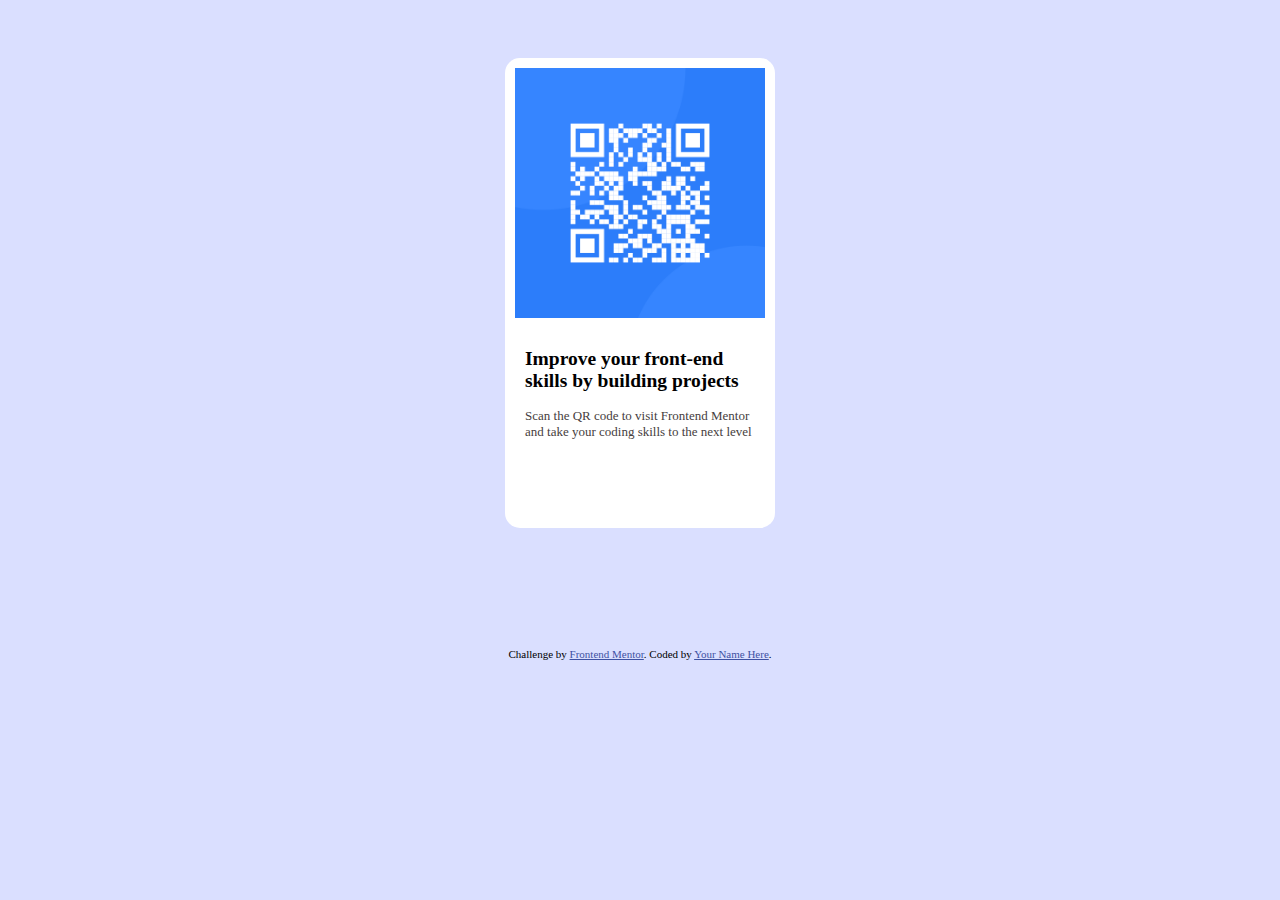
<file: qr-code-component-main/index.html>
<!DOCTYPE html>
<html lang="en">
<head>
  <meta charset="UTF-8">
  <meta name="viewport" content="width=device-width, initial-scale=1.0"> <!-- displays site properly based on user's device -->
    <link rel="stylesheet" href="./style/layout.css">
  <link rel="icon" type="image/png" sizes="32x32" href="./images/favicon-32x32.png">
  
  <title>Frontend Mentor | QR code component</title>

  <!-- Feel free to remove these styles or customise in your own stylesheet 👍 -->
  <style>
    .attribution { font-size: 11px; text-align: center; }
    .attribution a { color: hsl(228, 45%, 44%); }
  </style>
</head>
<body>
<div class="main">
  <div class="qrcode">
    <img src="./images/image-qr-code.png" alt="qr-code">
  </div>
  <div class="textbody">
  <h2> Improve your front-end skills by building projects</h2>

 <p> Scan the QR code to visit Frontend Mentor and take your coding skills to the next level</p>
</div>
</div>
  <div class="attribution">
    Challenge by <a href="https://www.frontendmentor.io?ref=challenge" target="_blank">Frontend Mentor</a>. 
    Coded by <a href="#">Your Name Here</a>.
  </div>
</body>
</html>
</file>
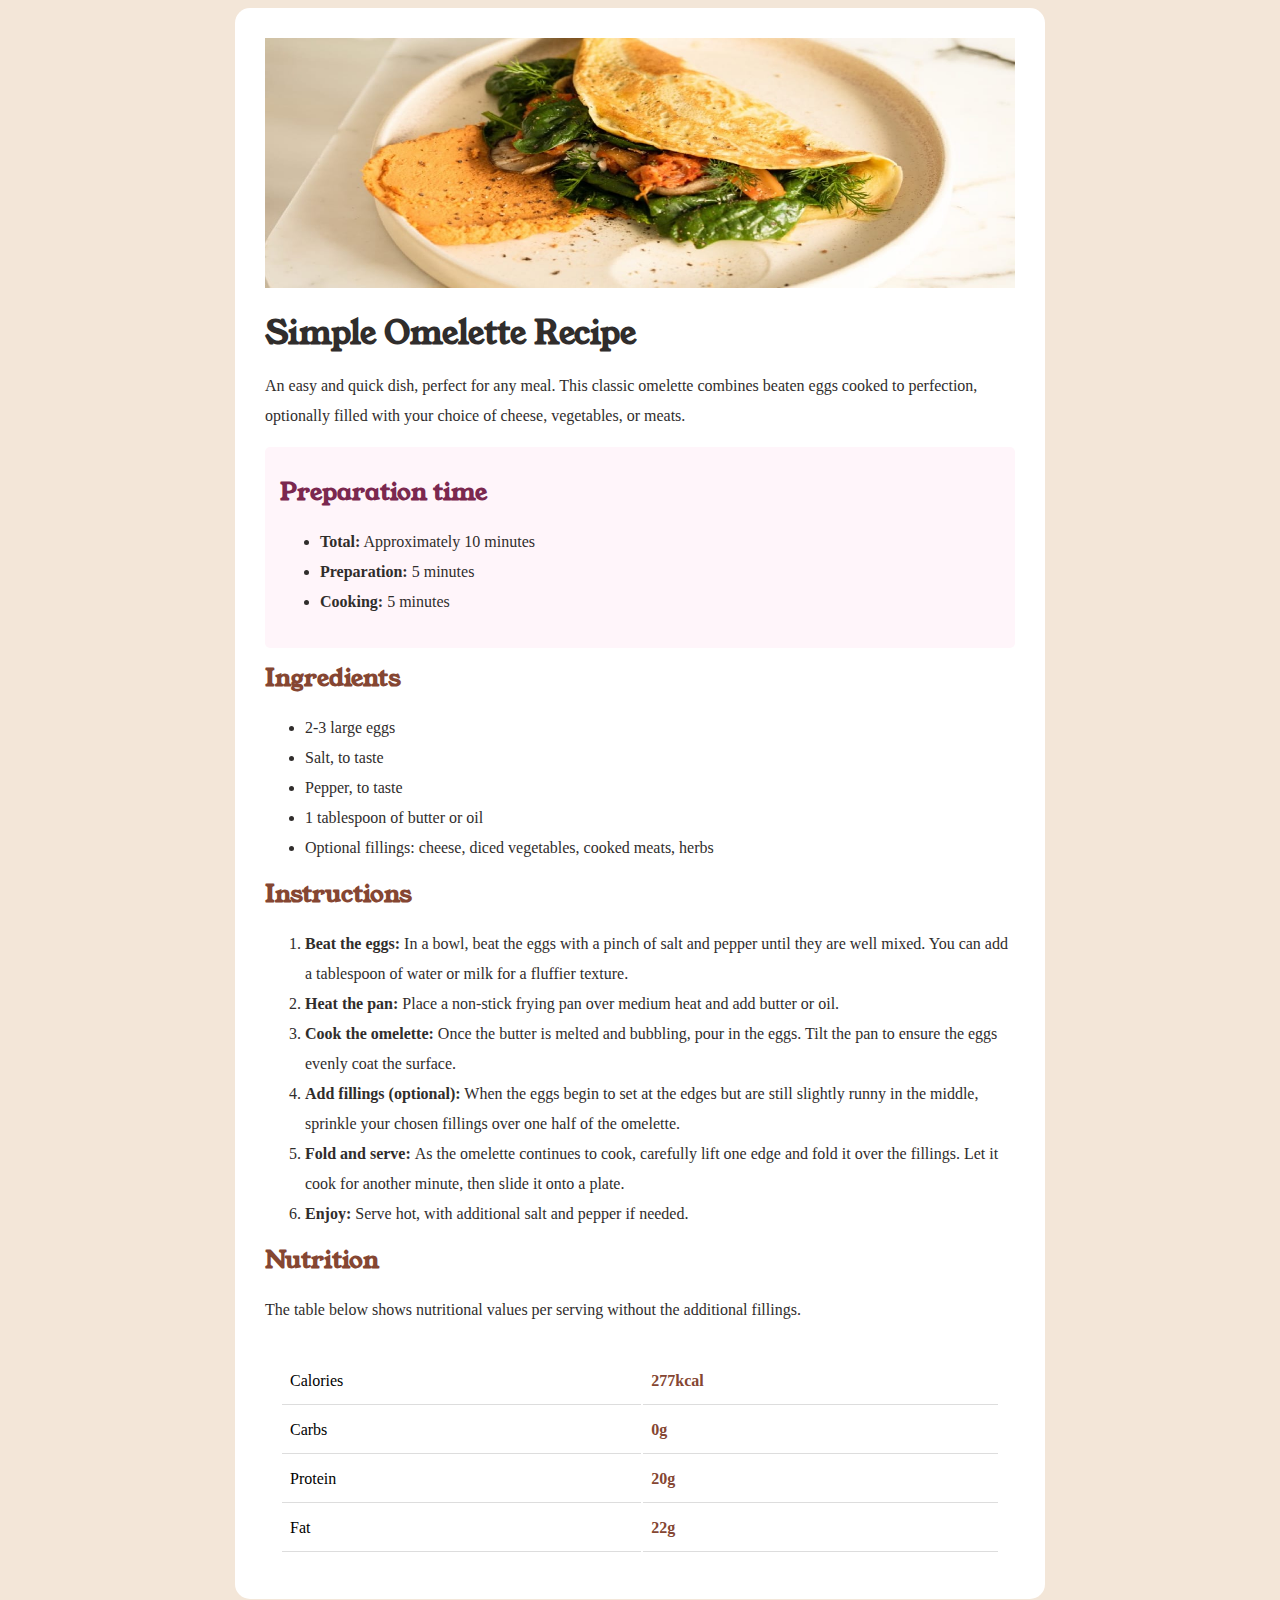
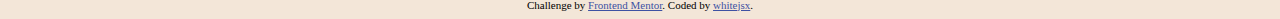
<file: recipe-page-main/index.html>
<!DOCTYPE html>
<html lang="en">
<head>
  <meta charset="UTF-8">
  <meta name="viewport" content="width=device-width, initial-scale=1.0"> <!-- displays site properly based on user's device -->

  <link rel="icon" type="image/png" sizes="32x32" href="./assets/images/favicon-32x32.png">
  <link rel="stylesheet" href="./style/layout.css">
  <link rel="stylesheet" href="https://fonts.googleapis.com/css2?family=Young+Serif">
  <link rel="stylesheet" href="hhttps://fonts.google.com/specimen/Outfit">
  <title>Frontend Mentor | Recipe page</title>

  <!-- Feel free to remove these styles or customise in your own stylesheet 👍 -->
  <style>
    .attribution { font-size: 11px; text-align: center; }
    .attribution a { color: hsl(228, 45%, 44%); }
  </style>
</head>
<body>
    <div class="main_content">
<div class="img_content">
  <img src="./assets/images/image-omelette.jpeg" alt="food-image">
</div>

  <h1>Simple Omelette Recipe</h1>

  <p>
    An easy and quick dish, perfect for any meal. This classic omelette combines beaten eggs cooked 
  to perfection, optionally filled with your choice of cheese, vegetables, or meats.</p>

  <div class="timeprep">
 <h2>Preparation time</h2>
 <ul class="list_times">
  <li><b>Total:</b> Approximately 10 minutes</li>
  <li> <b>Preparation:</b> 5 minutes</li>
  <li><b>Cooking:</b> 5 minutes
  </li>
 </ul>
</div>
 
  
  <h2>Ingredients</h2>
 <ul>
  <li>2-3 large eggs</li>
  <li>Salt, to taste</li>
  <li>Pepper, to taste</li>
  <li>1 tablespoon of butter or oil</li>
  <li>Optional fillings: cheese, diced vegetables, cooked meats, herbs
  </li>
 </ul>
  
  
  
  
  
  <h2>Instructions</h2>
 <ol>
  <li><b>Beat the eggs: </b>In a bowl, beat the eggs with a pinch of salt and pepper until they are well mixed. 
    You can add a tablespoon of water or milk for a fluffier texture.
  </li>
  <li><b>Heat the pan: </b>Place a non-stick frying pan over medium heat and add butter or oil.
  </li>
  <li>
  <b>Cook the omelette: </b>Once the butter is melted and bubbling, pour in the eggs. Tilt the pan to ensure 
    the eggs evenly coat the surface.
  </li>
  <li>  
  <b> Add fillings (optional):</b> When the eggs begin to set at the edges but are still slightly runny in the 
    middle, sprinkle your chosen fillings over one half of the omelette.
  </li>
  <li>
  <b>Fold and serve: </b>As the omelette continues to cook, carefully lift one edge and fold it over the 
    fillings. Let it cook for another minute, then slide it onto a plate.
  </li>
  <li>
  <b> Enjoy: </b> Serve hot, with additional salt and pepper if needed.
  </li>
 </ol>
  

  <h2>Nutrition</h2>

  <p>The table below shows nutritional values per serving without the additional fillings.
  </p>

  <table>
    <tbody>
      <tr>
        <td>Calories</td>
        <td class="value-tbl">277kcal</td>
      </tr>
      <tr>
        <td>Carbs</td>
        <td class="value-tbl">  0g</td>
      </tr>
      <tr>
        <td> Protein</td>
        <td class="value-tbl">  20g</td>
      </tr>
      <tr>
        <td>Fat</td>
        <td class="value-tbl"> 22g</td>
      </tr>
    </tbody>
  </table>
  
  

  


 


  
 
</div>
  <div class="attribution">
    Challenge by <a href="https://www.frontendmentor.io?ref=challenge" target="_blank">Frontend Mentor</a>. 
    Coded by <a href="#">whitejsx</a>.
  </div>
</body>
</html>
</file>
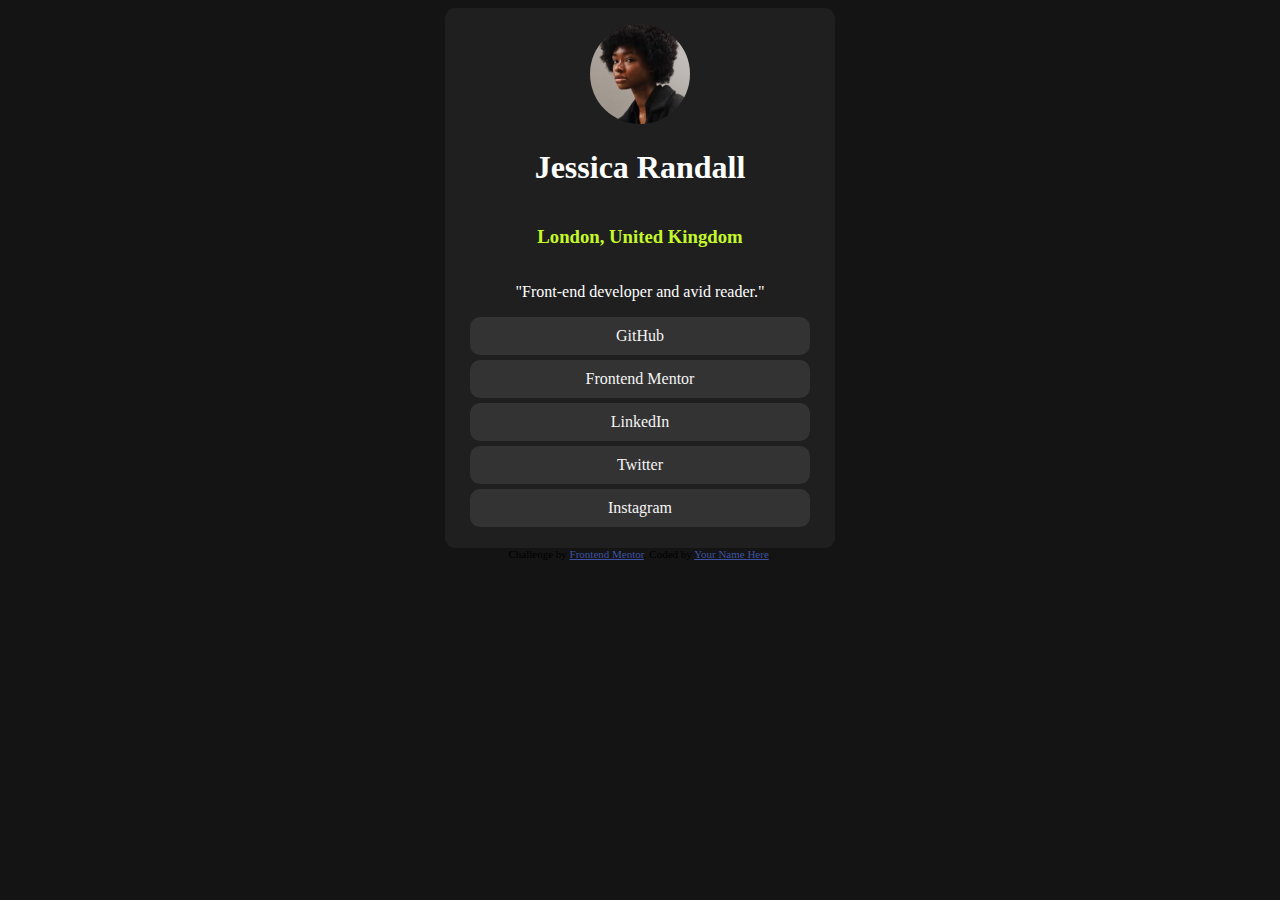
<file: social-links-profile-main/index.html>
<!DOCTYPE html>
<html lang="en">
<head>
  <meta charset="UTF-8">
  <meta name="viewport" content="width=device-width, initial-scale=1.0"> <!-- displays site properly based on user's device -->
  <link rel="stylesheet" href="./style/layout.css">
  <link rel="icon" type="image/png" sizes="32x32" href="./assets/images/favicon-32x32.png">
  
  <title>Frontend Mentor | Social links profile</title>

  <!-- Feel free to remove these styles or customise in your own stylesheet 👍 -->
  <style>
    .attribution { font-size: 11px; text-align: center; }
    .attribution a { color: hsl(228, 45%, 44%); }
  </style>
</head>
<body>
<div class="main">
  <div>
    <img class="avater" src="./assets/images/avatar-jessica.jpeg" alt="image">
  </div>
  <h1> Jessica Randall</h1>
  <h3>London, United Kingdom</h3>
  <p> "Front-end developer and avid reader."</p>

  <div class="btn">GitHub</div>
  <div class="btn">Frontend Mentor</div>
  <div class="btn">LinkedIn</div>
  <div class="btn">Twitter</div>
<div class="btn">Instagram</div>
</div>
  <div class="attribution">
    Challenge by <a href="https://www.frontendmentor.io?ref=challenge" target="_blank">Frontend Mentor</a>. 
    Coded by <a href="#">Your Name Here</a>.
  </div>
</body>
</html>
</file>
<file: qr-code-component-main/style/layout.css>
/* body */
body{
    background: #dadfff;
    display: flex;
    flex-direction: column;
    justify-content: center;
    align-items: center;
}
/* main */

.main {
    width: 250px;
    height: 450px;
    background: white;
    display: flex;
    flex-direction: column;
    /* overflow: hidden; */
    padding: 10px;
    border-radius: 15px;
    margin-top: 50px;
    margin-bottom: 120px;
}
img {
    width: 250px;
    height: 250px;
}
.textbody {
    font-size: small;
    padding: 10px;
    align-items: center;
}
h2{
    font-size: 10;
    font-weight: 700;
}
p {
    color: rgb(70, 64, 64);
    font-size: 14;
}
</file>
<file: recipe-page-main/style/layout.css>
body {
    font-size: 16px;
    background:hsl(30, 54%, 90%);
    display: flex;
    justify-content: center;
    align-items: center;
    align-content: center;
    flex-direction: column;
    
    overscroll-behavior: smooth;

}
.main_content {
    max-width: 750px;
    background-color: hsl(0, 0%, 100%);
    padding: 30px;
    border-radius: 15px;
    /* letter-spacing: 2px; */
    line-height: 30px;
   
}
h2 {
    color: hsl(14, 45%, 36%);
    margin-top: 15px;
    font-family: 'Young Serif', serif;
}
.img_content {
    
    object-fit:fill
}
h1 {
    color:hsl(24, 5%, 18%);
    font-family: 'Young Serif', serif; 


}
img {
    width: 750px;
    height: 250px;
    
}
.value-tbl{
    color: hsl(14, 45%, 36%);
    font-weight: 700;
} 
span {
    color:  hsl(30, 18%, 87%);
}
.timeprep {
    background: hsl(330, 100%, 98%);
    padding: 15px;
    border-radius: 5px;
   
}
.timeprep h2 {
    color: hsl(332, 51%, 32%);
}
table {
   padding: 15px;
   width: 100%;
   border-width: 4px;
}
ul::marker {
    color: hsl(14, 45%, 36%);
    font-size: 20px;
}
ol::marker {
    color: hsl(14, 45%, 36%);
    font-size: 20px;
}
p {
    font-family: 'Outfit', serif;
    font-size: 16px;
    color: hsl(24, 5%, 18%)

}
li{
    color: hsl(24, 5%, 18%)
    
}
td {
    border-bottom: 1px solid #dddddd; /* Adjust the border style and color as needed */
    padding: 8px; /* Add padding to give some space */
}
</file>
<file: social-links-profile-main/style/layout.css>
body {
    display: flex;
    justify-content: center;
    align-items: center;
    flex-direction: column;
    background: hsl(0, 0%, 8%);
}
.main {
    background:  hsl(0, 0%, 12%);
    width: 350px;
    height: 500px;
    border-radius: 10px;
    padding: 20px;
    display: flex;
    justify-content: center;
    align-items: center;
    flex-direction: column;

}
.avater {
    border-radius: 100%;
    width: 100px;
}
h1, p {
    color: white;
}
h3 {
    color: hsl(75, 94%, 57%);
}

.btn {
    background: hsl(0, 0%, 20%);
    margin-bottom: 5px;
    padding-left: 20px;
    padding-right: 20px;
    padding-top: 10px;
    padding-bottom: 10px;
    border-radius: 10px;
    color: whitesmoke;
    width: 300px;
    display: flex;
    justify-content: center;
    align-content: center;
    cursor: pointer;
}
.btn:hover {
    background: hsl(75, 94%, 57%);
    color: hsl(0, 0%, 12%);
}
</file>
